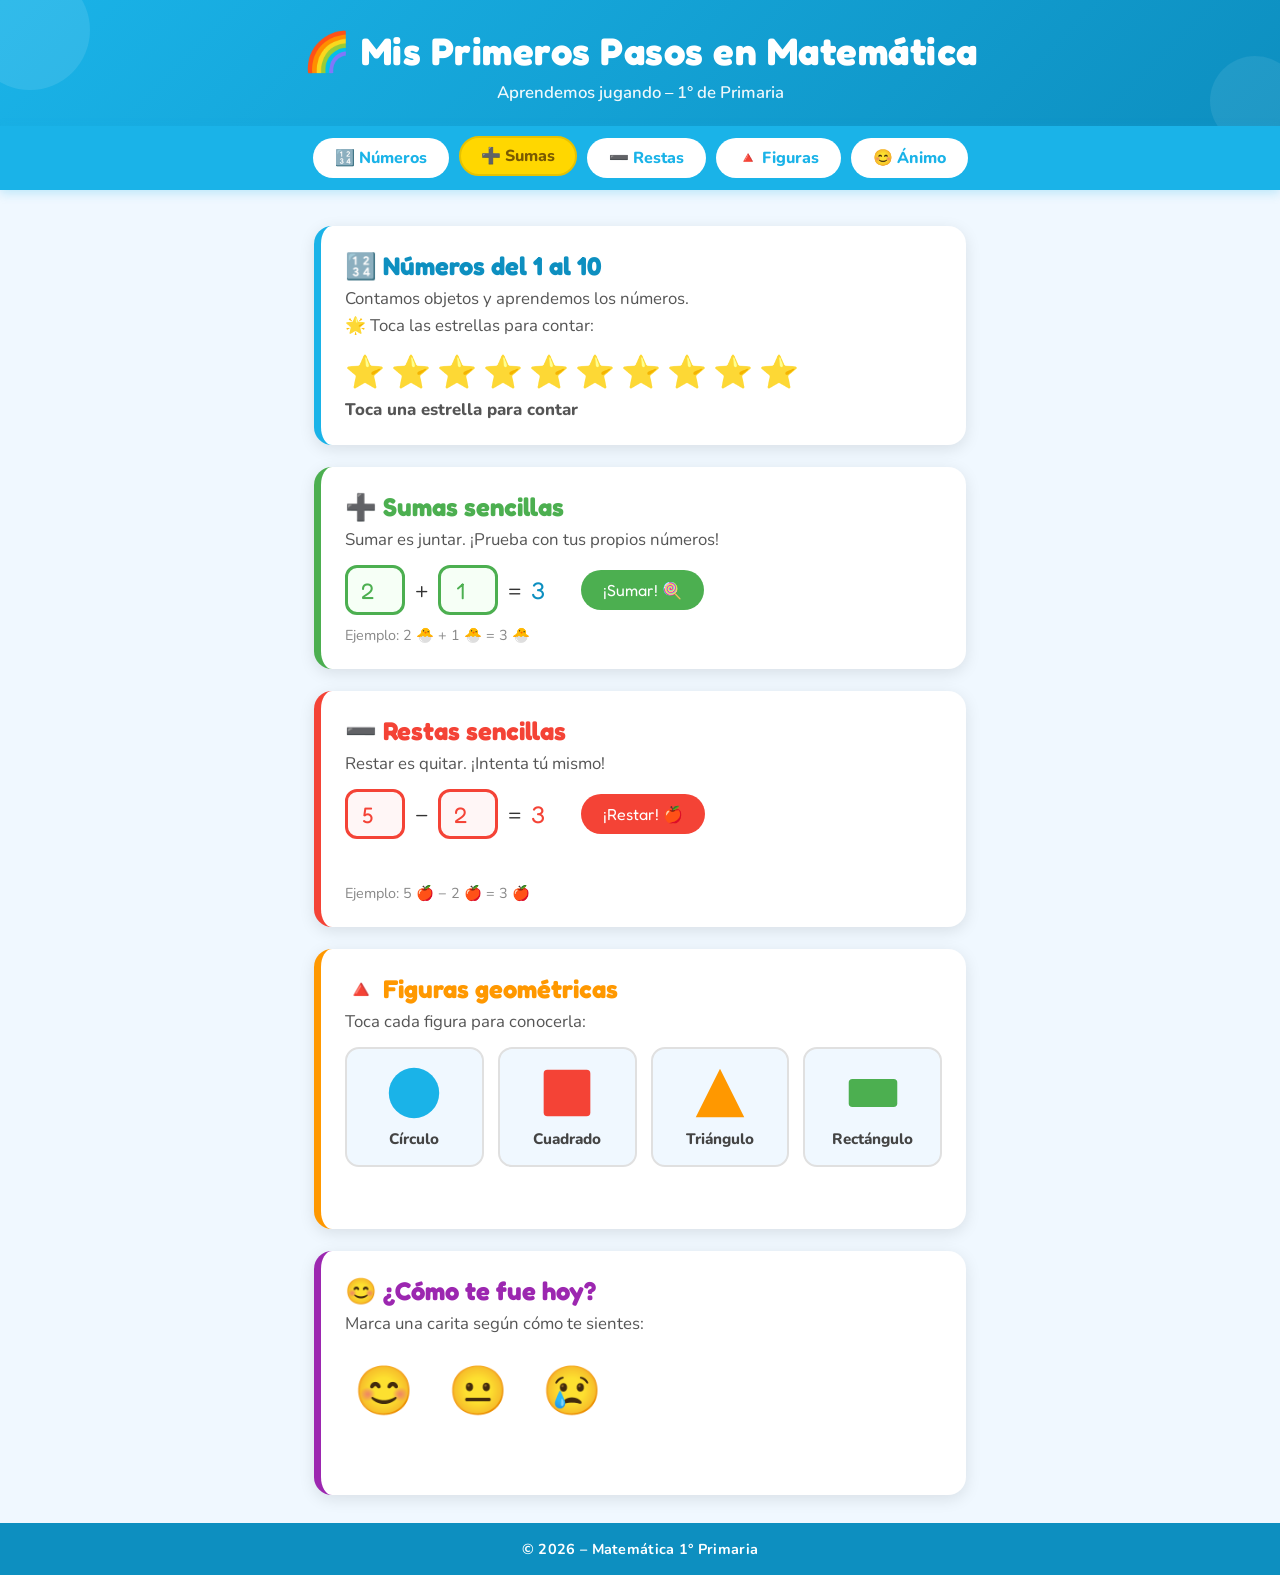
<file: index.html>
<!DOCTYPE html>
<html lang="es">
<head>
  <meta charset="UTF-8" />
  <meta name="viewport" content="width=device-width, initial-scale=1.0" />
  <title>Mis Primeros Pasos en Matemática – 1° Primaria</title>
  <link rel="stylesheet" href="css/estilos.css" />
</head>
<body>

  <!-- =================== HEADER =================== -->
  <header>
    <h1>🌈 Mis Primeros Pasos en Matemática</h1>
    <p>Aprendemos jugando – 1° de Primaria</p>
  </header>

  <!-- =================== NAV =================== -->
  <nav>
    <a href="#numeros">🔢 Números</a>
    <a href="#suma">➕ Sumas</a>
    <a href="#resta">➖ Restas</a>
    <a href="#figuras">🔺 Figuras</a>
    <a href="#animo">😊 Ánimo</a>
  </nav>

  <!-- =================== MAIN =================== -->
  <main>

    <!-- SECCIÓN 1: Números del 1 al 10 -->
    <section id="numeros" class="tarjeta">
      <h2>🔢 Números del 1 al 10</h2>
      <p>Contamos objetos y aprendemos los números.</p>
      <p>🌟 Toca las estrellas para contar:</p>

      <div class="estrellas" id="estrellas">
        <span class="estrella" data-num="1"  style="animation-delay:0.05s">⭐</span>
        <span class="estrella" data-num="2"  style="animation-delay:0.10s">⭐</span>
        <span class="estrella" data-num="3"  style="animation-delay:0.15s">⭐</span>
        <span class="estrella" data-num="4"  style="animation-delay:0.20s">⭐</span>
        <span class="estrella" data-num="5"  style="animation-delay:0.25s">⭐</span>
        <span class="estrella" data-num="6"  style="animation-delay:0.30s">⭐</span>
        <span class="estrella" data-num="7"  style="animation-delay:0.35s">⭐</span>
        <span class="estrella" data-num="8"  style="animation-delay:0.40s">⭐</span>
        <span class="estrella" data-num="9"  style="animation-delay:0.45s">⭐</span>
        <span class="estrella" data-num="10" style="animation-delay:0.50s">⭐</span>
      </div>
      <p class="contador-label" id="label-contador">Toca una estrella para contar</p>
    </section>

    <!-- SECCIÓN 2: Sumas sencillas -->
    <section id="suma" class="tarjeta">
      <h2>➕ Sumas sencillas</h2>
      <p>Sumar es juntar. ¡Prueba con tus propios números!</p>

      <div class="ejercicio-suma">
        <input class="num-input" id="suma-a" type="number" min="0" max="99" value="2" aria-label="Primer número" />
        <span>+</span>
        <input class="num-input" id="suma-b" type="number" min="0" max="99" value="1" aria-label="Segundo número" />
        <span>=</span>
        <span class="resultado-suma" id="res-suma">3</span>
        <button class="btn-calcular" id="btn-sumar">¡Sumar! 🍭</button>
      </div>

      <p style="margin-top:10px;color:#888;font-size:0.9rem;">
        Ejemplo: 2 🐣 + 1 🐣 = 3 🐣
      </p>
    </section>

    <!-- SECCIÓN 3: Restas sencillas -->
    <section id="resta" class="tarjeta">
      <h2>➖ Restas sencillas</h2>
      <p>Restar es quitar. ¡Intenta tú mismo!</p>

      <div class="ejercicio-suma">
        <input class="num-input resta-input" id="resta-a" type="number" min="0" max="99" value="5" aria-label="Primer número" />
        <span>−</span>
        <input class="num-input resta-input" id="resta-b" type="number" min="0" max="99" value="2" aria-label="Número a restar" />
        <span>=</span>
        <span class="resultado-resta" id="res-resta">3</span>
        <button class="btn-calcular btn-restar" id="btn-restar">¡Restar! 🍎</button>
      </div>

      <p class="animo-mensaje" id="aviso-resta" style="color:var(--rojo);font-size:0.9rem;"></p>
      <p style="margin-top:6px;color:#888;font-size:0.9rem;">
        Ejemplo: 5 🍎 − 2 🍎 = 3 🍎
      </p>
    </section>

    <!-- SECCIÓN 4: Figuras geométricas -->
    <section id="figuras" class="tarjeta">
      <h2>🔺 Figuras geométricas</h2>
      <p>Toca cada figura para conocerla:</p>

      <div class="figuras-grid">

        <div class="figura-card" data-nombre="Círculo" data-color="#1ab3e8" tabindex="0" role="button" aria-label="Círculo">
          <svg viewBox="0 0 60 60" aria-hidden="true">
            <circle cx="30" cy="30" r="27" fill="#1ab3e8" />
          </svg>
          <span>Círculo</span>
        </div>

        <div class="figura-card" data-nombre="Cuadrado" data-color="#f44336" tabindex="0" role="button" aria-label="Cuadrado">
          <svg viewBox="0 0 60 60" aria-hidden="true">
            <rect x="5" y="5" width="50" height="50" rx="4" fill="#f44336" />
          </svg>
          <span>Cuadrado</span>
        </div>

        <div class="figura-card" data-nombre="Triángulo" data-color="#ff9800" tabindex="0" role="button" aria-label="Triángulo">
          <svg viewBox="0 0 60 60" aria-hidden="true">
            <polygon points="30,4 56,56 4,56" fill="#ff9800" />
          </svg>
          <span>Triángulo</span>
        </div>

        <div class="figura-card" data-nombre="Rectángulo" data-color="#4caf50" tabindex="0" role="button" aria-label="Rectángulo">
          <svg viewBox="0 0 60 60" aria-hidden="true">
            <rect x="4" y="15" width="52" height="30" rx="4" fill="#4caf50" />
          </svg>
          <span>Rectángulo</span>
        </div>

      </div>
      <p class="animo-mensaje" id="figura-msg"></p>
    </section>

    <!-- SECCIÓN 5: ¿Cómo te fue hoy? -->
    <section id="animo" class="tarjeta">
      <h2>😊 ¿Cómo te fue hoy?</h2>
      <p>Marca una carita según cómo te sientes:</p>

      <div class="caritas">
        <span class="carita" data-emoji="😊" role="button" tabindex="0" aria-label="Muy bien">😊</span>
        <span class="carita" data-emoji="😐" role="button" tabindex="0" aria-label="Más o menos">😐</span>
        <span class="carita" data-emoji="😢" role="button" tabindex="0" aria-label="Triste">😢</span>
      </div>

      <p class="animo-mensaje" id="animo-msg"></p>
    </section>

  </main>

  <!-- =================== FOOTER =================== -->
  <footer>
    <p>© 2026 – Matemática 1° Primaria</p>
  </footer>

  <script src="js/scripts.js"></script>
</body>
</html>
</file>
<file: css/estilos.css>
/* =============================================
   MIS PRIMEROS PASOS EN MATEMÁTICA
   Estilos responsivos para 1° de Primaria
   ============================================= */

@import url('https://fonts.googleapis.com/css2?family=Fredoka+One&family=Nunito:wght@400;600;700;800&display=swap');

/* --- Variables de color --- */
:root {
  --azul: #1ab3e8;
  --azul-dark: #0d8fc0;
  --azul-light: #e0f7fd;
  --amarillo: #ffd700;
  --verde: #4caf50;
  --rojo: #f44336;
  --naranja: #ff9800;
  --morado: #9c27b0;
  --fondo: #f0f8ff;
  --blanco: #ffffff;
  --texto: #333333;
  --sombra: 0 4px 16px rgba(0,0,0,0.10);
  --radio: 18px;
  --radio-btn: 30px;
}

/* --- Reset base --- */
*, *::before, *::after {
  box-sizing: border-box;
  margin: 0;
  padding: 0;
}

html {
  scroll-behavior: smooth;
}

body {
  font-family: 'Nunito', sans-serif;
  background: var(--fondo);
  color: var(--texto);
  min-height: 100vh;
  font-size: 16px;
}

/* =============================================
   HEADER
   ============================================= */
header {
  background: linear-gradient(135deg, var(--azul) 0%, var(--azul-dark) 100%);
  color: var(--blanco);
  text-align: center;
  padding: 28px 20px 22px;
  position: relative;
  overflow: hidden;
}

header::before {
  content: '';
  position: absolute;
  top: -30px; left: -30px;
  width: 120px; height: 120px;
  background: rgba(255,255,255,0.10);
  border-radius: 50%;
}

header::after {
  content: '';
  position: absolute;
  bottom: -20px; right: -20px;
  width: 90px; height: 90px;
  background: rgba(255,255,255,0.08);
  border-radius: 50%;
}

header h1 {
  font-family: 'Fredoka One', cursive;
  font-size: clamp(1.5rem, 5vw, 2.4rem);
  letter-spacing: 0.5px;
  display: flex;
  align-items: center;
  justify-content: center;
  gap: 10px;
  flex-wrap: wrap;
}

header p {
  font-size: clamp(0.85rem, 2.5vw, 1.05rem);
  margin-top: 6px;
  opacity: 0.93;
  font-weight: 600;
}

/* =============================================
   NAVEGACIÓN
   ============================================= */
nav {
  background: var(--azul);
  display: flex;
  justify-content: center;
  flex-wrap: wrap;
  gap: 10px;
  padding: 12px 16px;
  position: sticky;
  top: 0;
  z-index: 100;
  box-shadow: 0 3px 10px rgba(26,179,232,0.25);
}

nav a {
  text-decoration: none;
  color: var(--azul);
  background: var(--blanco);
  font-family: 'Nunito', sans-serif;
  font-weight: 800;
  font-size: clamp(0.82rem, 2vw, 1rem);
  padding: 7px 20px;
  border-radius: var(--radio-btn);
  transition: background 0.2s, color 0.2s, transform 0.15s;
  border: 2px solid transparent;
  white-space: nowrap;
}

nav a:hover, nav a.active {
  background: var(--amarillo);
  color: #7a5a00;
  transform: translateY(-2px);
  border-color: #e6c200;
}

/* =============================================
   MAIN / CONTENIDO
   ============================================= */
main {
  max-width: 700px;
  margin: 0 auto;
  padding: 28px 16px 20px;
  display: flex;
  flex-direction: column;
  gap: 22px;
}

/* =============================================
   TARJETAS
   ============================================= */
.tarjeta {
  background: var(--blanco);
  border-radius: var(--radio);
  box-shadow: var(--sombra);
  padding: 24px 24px 20px;
  border-left: 7px solid var(--azul);
  opacity: 0;
  transform: translateY(28px);
  transition: opacity 0.5s ease, transform 0.5s ease, box-shadow 0.2s;
  position: relative;
  overflow: hidden;
}

.tarjeta.visible {
  opacity: 1;
  transform: translateY(0);
}

.tarjeta:hover {
  box-shadow: 0 8px 28px rgba(26,179,232,0.18);
}

/* Colores de borde por sección */
#numeros  { border-color: var(--azul); }
#suma     { border-color: var(--verde); }
#resta    { border-color: var(--rojo); }
#figuras  { border-color: var(--naranja); }
#animo    { border-color: var(--morado); }

/* =============================================
   TÍTULOS DE TARJETA
   ============================================= */
.tarjeta h2 {
  font-family: 'Fredoka One', cursive;
  font-size: clamp(1.2rem, 4vw, 1.6rem);
  margin-bottom: 6px;
  display: flex;
  align-items: center;
  gap: 8px;
}

#numeros h2  { color: var(--azul-dark); }
#suma h2     { color: var(--verde); }
#resta h2    { color: var(--rojo); }
#figuras h2  { color: var(--naranja); }
#animo h2    { color: var(--morado); }

.tarjeta > p {
  font-size: clamp(0.9rem, 2.5vw, 1.05rem);
  color: #555;
  margin-bottom: 4px;
}

/* =============================================
   EJEMPLOS / EJERCICIOS
   ============================================= */
.ejemplo {
  font-size: clamp(1.4rem, 5vw, 2rem);
  margin: 12px 0 4px;
  display: flex;
  align-items: center;
  flex-wrap: wrap;
  gap: 6px;
  line-height: 1.3;
}

/* --- Estrellas contables --- */
.estrellas {
  display: flex;
  flex-wrap: wrap;
  gap: 6px;
  margin: 14px 0 4px;
}

.estrella {
  font-size: clamp(1.5rem, 5vw, 2rem);
  cursor: pointer;
  transition: transform 0.18s, filter 0.18s;
  user-select: none;
  animation: popIn 0.4s ease both;
}

.estrella:hover {
  transform: scale(1.3) rotate(-8deg);
  filter: brightness(1.2);
}

@keyframes popIn {
  0%   { transform: scale(0) rotate(-20deg); opacity: 0; }
  80%  { transform: scale(1.2); }
  100% { transform: scale(1); opacity: 1; }
}

.contador-label {
  font-weight: 800;
  color: var(--azul-dark);
  font-size: 1rem;
  margin-top: 4px;
}

/* --- Suma interactiva --- */
.ejercicio-suma {
  display: flex;
  align-items: center;
  flex-wrap: wrap;
  gap: 10px;
  margin-top: 14px;
  font-size: clamp(1rem, 3.5vw, 1.4rem);
}

.num-input {
  width: 60px;
  height: 50px;
  border: 3px solid var(--verde);
  border-radius: 12px;
  text-align: center;
  font-size: 1.4rem;
  font-family: 'Fredoka One', cursive;
  color: var(--verde);
  outline: none;
  transition: border-color 0.2s, box-shadow 0.2s;
  background: #f6fff6;
}

.num-input:focus {
  border-color: var(--azul);
  box-shadow: 0 0 0 3px rgba(26,179,232,0.2);
  color: var(--azul-dark);
}

.btn-calcular {
  padding: 10px 22px;
  background: var(--verde);
  color: white;
  border: none;
  border-radius: var(--radio-btn);
  font-family: 'Fredoka One', cursive;
  font-size: 1rem;
  cursor: pointer;
  transition: background 0.2s, transform 0.15s;
}

.btn-calcular:hover {
  background: #388e3c;
  transform: translateY(-2px);
}

.resultado-suma {
  font-family: 'Fredoka One', cursive;
  font-size: 1.5rem;
  color: var(--azul-dark);
  min-width: 40px;
}

/* --- Resta interactiva --- */
.num-input.resta-input {
  border-color: var(--rojo);
  color: var(--rojo);
  background: #fff6f6;
}

.btn-restar {
  background: var(--rojo);
}
.btn-restar:hover {
  background: #c62828;
}

.resultado-resta {
  font-family: 'Fredoka One', cursive;
  font-size: 1.5rem;
  color: var(--rojo);
  min-width: 40px;
}

/* =============================================
   FIGURAS GEOMÉTRICAS
   ============================================= */
.figuras-grid {
  display: grid;
  grid-template-columns: repeat(auto-fit, minmax(120px, 1fr));
  gap: 14px;
  margin-top: 14px;
}

.figura-card {
  display: flex;
  flex-direction: column;
  align-items: center;
  gap: 8px;
  padding: 16px 10px;
  border-radius: 14px;
  background: var(--fondo);
  border: 2px solid #e0e0e0;
  cursor: pointer;
  transition: transform 0.2s, box-shadow 0.2s, border-color 0.2s;
  user-select: none;
}

.figura-card:hover {
  transform: translateY(-4px) scale(1.04);
  box-shadow: 0 6px 18px rgba(0,0,0,0.12);
}

.figura-card svg {
  width: 56px;
  height: 56px;
}

.figura-card span {
  font-weight: 800;
  font-size: 0.95rem;
  color: #444;
}

/* =============================================
   SECCIÓN ÁNIMO
   ============================================= */
.caritas {
  display: flex;
  gap: 16px;
  margin-top: 14px;
  flex-wrap: wrap;
}

.carita {
  font-size: clamp(2rem, 8vw, 3rem);
  cursor: pointer;
  border-radius: 50%;
  padding: 6px;
  border: 3px solid transparent;
  transition: transform 0.2s, border-color 0.2s;
  user-select: none;
}

.carita:hover {
  transform: scale(1.3);
}

.carita.seleccionada {
  border-color: var(--morado);
  background: rgba(156,39,176,0.08);
  transform: scale(1.25);
}

.animo-mensaje {
  margin-top: 10px;
  font-weight: 800;
  font-size: 1.05rem;
  color: var(--morado);
  min-height: 28px;
  transition: opacity 0.3s;
}

/* =============================================
   FOOTER
   ============================================= */
footer {
  background: var(--azul-dark);
  color: var(--blanco);
  text-align: center;
  padding: 16px;
  font-size: 0.9rem;
  font-weight: 700;
  letter-spacing: 0.3px;
}

/* =============================================
   RESPONSIVO EXTRA
   ============================================= */
@media (max-width: 480px) {
  .tarjeta {
    padding: 18px 14px 16px;
  }

  nav {
    gap: 7px;
    padding: 10px 10px;
  }

  nav a {
    padding: 6px 14px;
  }

  .figuras-grid {
    grid-template-columns: repeat(2, 1fr);
  }

  .num-input {
    width: 50px;
    height: 44px;
  }
}

@media (min-width: 701px) {
  main {
    padding: 36px 24px 28px;
  }
}
</file>
